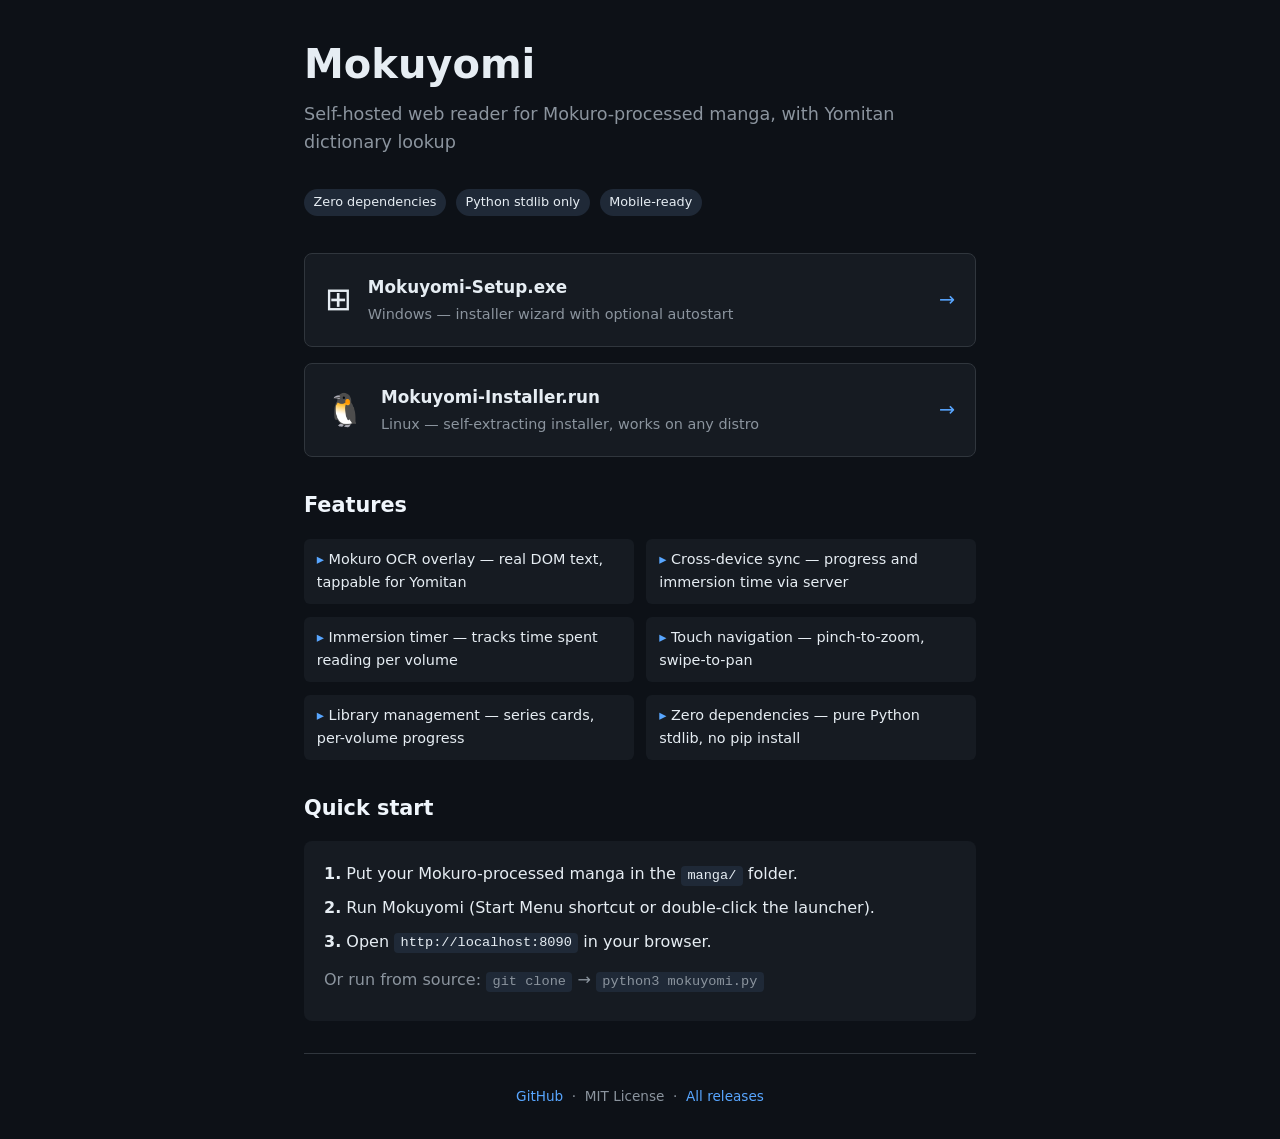
<file: docs/index.html>
<!DOCTYPE html>
<html lang="en">
<head>
<meta charset="UTF-8">
<meta name="viewport" content="width=device-width, initial-scale=1">
<link rel="icon" type="image/svg+xml" href="/Mokuyomi/icon.svg">
<title>Mokuyomi — Manga reader with Yomitan</title>
<style>
  *, *::before, *::after { box-sizing: border-box; margin: 0; padding: 0; }
  body {
    font-family: system-ui, -apple-system, sans-serif;
    background: #0d1117; color: #e6edf3;
    line-height: 1.6;
  }
  .container { max-width: 720px; margin: 0 auto; padding: 2rem 1.5rem; }
  h1 { font-size: 2.5rem; font-weight: 800; margin-bottom: 0.25rem; }
  .subtitle { color: #8b949e; font-size: 1.1rem; margin-bottom: 2rem; }
  .badge {
    display: inline-block; background: #1f2937; color: #e6edf3;
    padding: 0.2rem 0.6rem; border-radius: 999px; font-size: 0.8rem;
    margin-right: 0.3rem; margin-bottom: 0.3rem;
  }
  .downloads {
    display: flex; flex-direction: column; gap: 1rem; margin: 2rem 0;
  }
  .download-card {
    display: flex; align-items: center; gap: 1rem;
    background: #161b22; border: 1px solid #30363d; border-radius: 8px;
    padding: 1.25rem; text-decoration: none; color: inherit;
    transition: border-color 0.2s, background 0.2s;
  }
  .download-card:hover { border-color: #58a6ff; background: #1c2128; }
  .download-card .icon { font-size: 2rem; flex-shrink: 0; }
  .download-card .info { flex: 1; }
  .download-card .name { font-weight: 600; font-size: 1.05rem; margin-bottom: 0.15rem; }
  .download-card .desc { color: #8b949e; font-size: 0.9rem; }
  .download-card .arrow { font-size: 1.2rem; color: #58a6ff; flex-shrink: 0; }
  h2 { font-size: 1.3rem; margin: 2rem 0 1rem; color: #f0f6fc; }
  .features { display: grid; grid-template-columns: 1fr 1fr; gap: 0.8rem; list-style: none; }
  .features li { padding: 0.6rem 0.8rem; background: #161b22; border-radius: 6px; font-size: 0.9rem; }
  .features li::before { content: "▸ "; color: #58a6ff; }
  .howto { background: #161b22; border-radius: 8px; padding: 1.25rem; margin: 1rem 0; }
  .howto p { margin-bottom: 0.5rem; }
  code { background: #1f2937; padding: 0.15rem 0.4rem; border-radius: 4px; font-size: 0.85rem; }
  hr { border: none; border-top: 1px solid #30363d; margin: 2rem 0; }
  .footer { color: #8b949e; font-size: 0.85rem; text-align: center; }
  .footer a { color: #58a6ff; text-decoration: none; }
</style>
</head>
<body>
<div class="container">

<h1>Mokuyomi</h1>
<p class="subtitle">Self-hosted web reader for Mokuro-processed manga, with Yomitan dictionary lookup</p>

<div>
  <span class="badge">Zero dependencies</span>
  <span class="badge">Python stdlib only</span>
  <span class="badge">Mobile-ready</span>
</div>

<div class="downloads">
  <a class="download-card" href="https://github.com/thelow59/Mokuyomi/releases/latest/download/Mokuyomi-Setup.exe">
    <span class="icon">⊞</span>
    <span class="info">
      <div class="name">Mokuyomi-Setup.exe</div>
      <div class="desc">Windows — installer wizard with optional autostart</div>
    </span>
    <span class="arrow">→</span>
  </a>
  <a class="download-card" href="https://github.com/thelow59/Mokuyomi/releases/latest/download/Mokuyomi-Installer.run">
    <span class="icon">🐧</span>
    <span class="info">
      <div class="name">Mokuyomi-Installer.run</div>
      <div class="desc">Linux — self-extracting installer, works on any distro</div>
    </span>
    <span class="arrow">→</span>
  </a>
</div>

<h2>Features</h2>
<ul class="features">
  <li>Mokuro OCR overlay — real DOM text, tappable for Yomitan</li>
  <li>Cross-device sync — progress and immersion time via server</li>
  <li>Immersion timer — tracks time spent reading per volume</li>
  <li>Touch navigation — pinch-to-zoom, swipe-to-pan</li>
  <li>Library management — series cards, per-volume progress</li>
  <li>Zero dependencies — pure Python stdlib, no pip install</li>
</ul>

<h2>Quick start</h2>
<div class="howto">
  <p><strong>1.</strong> Put your Mokuro-processed manga in the <code>manga/</code> folder.</p>
  <p><strong>2.</strong> Run Mokuyomi (Start Menu shortcut or double-click the launcher).</p>
  <p><strong>3.</strong> Open <code>http://localhost:8090</code> in your browser.</p>
  <p style="margin-top:0.8rem;color:#8b949e">Or run from source: <code>git clone</code> → <code>python3 mokuyomi.py</code></p>
</div>

<hr>

<div class="footer">
  <a href="https://github.com/thelow59/Mokuyomi">GitHub</a>
  &nbsp;·&nbsp; MIT License
  &nbsp;·&nbsp; <a href="https://github.com/thelow59/Mokuyomi/releases">All releases</a>
</div>

</div>
</body>
</html>
</file>
